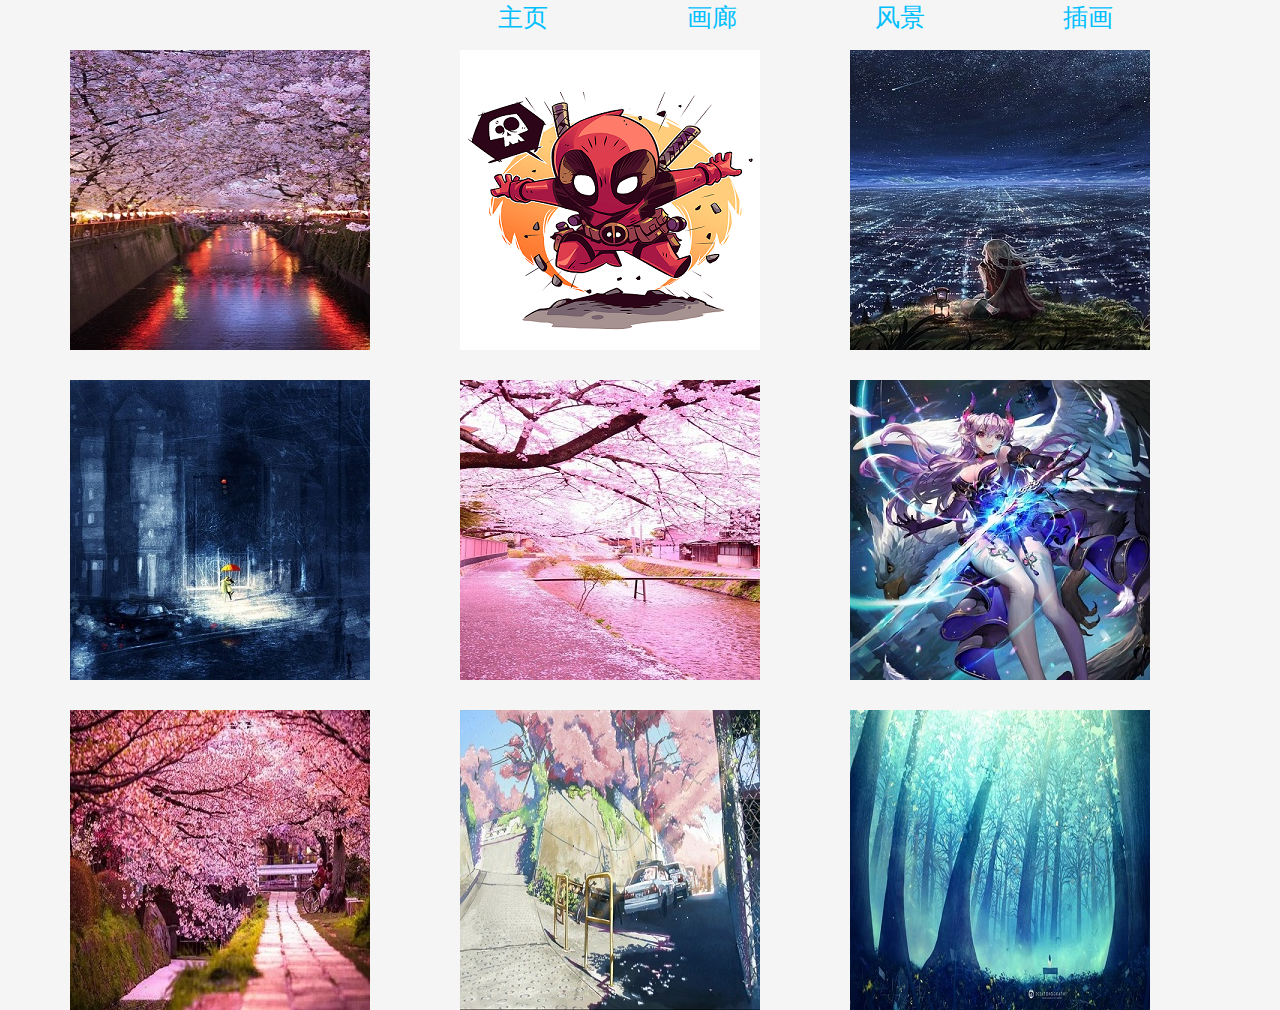
<file: sakura/hualang.html>
<!DOCTYPE html>
<html lang="en">
<head>
    <meta charset="UTF-8">
    <title>Title</title>
    <link rel="stylesheet" href="css/bootstrap.css">
    <link rel="stylesheet" href="css/base.css">
    <link rel="stylesheet" href="css/hualang.css">
</head>
<body>
<div class="container">
    <!--导航-->
    <div id="hual">
        <div class="row">
            <div class="col-lg-2 col-md-2 col-xs-2"></div>
            <div class="col-md-2 col-lg-2 col-xs-2">
                <a href="index.html">主页</a>
            </div>
            <div class="col-md-2 col-lg-2 col-xs-2">
                <a href="hualang.html">画廊</a>
            </div>
            <div class="col-md-2 col-lg-2 col-xs-2">
                <a href="index.html">风景</a>
            </div>
            <div class="col-md-2 col-lg-2 col-xs-2">
                <a href="index.html">插画</a>
            </div>
        </div>
    </div>
    <!--图片展示区域-->
    <div id="zhanshi">
        <div class="row">
            <div class="col-md-4 col-lg-4 col-xs-4">
                <a href="#">
                    <img src="img/sucai/1.jpg"border="0"onmouseover="src='img/sucai/2.jpg'"onmouseout="src='img/sucai/1.jpg'">
                </a>
            </div>
            <div class="col-md-4 col-lg-4 col-xs-4">
                <a href="#">
                    <img src="img/sucai/3.png"border="0"onmouseover="src='img/sucai/4.jpg'"onmouseout="src='img/sucai/3.png'">
                </a>
            </div>
            <div class="col-md-4 col-lg-4 col-xs-4">
                <a href="#">
                    <img src="img/sucai/5.jpg"border="0"onmouseover="src='img/sucai/6.jpg'"onmouseout="src='img/sucai/5.jpg'">
                </a>
            </div>
        </div>
        <div class="row"style="margin-top:30px;">
            <div class="col-md-4 col-lg-4 col-xs-4">
                <a href="#">
                    <img src="img/sucai/7.jpg"border="0"onmouseover="src='img/sucai/8.jpg'"onmouseout="src='img/sucai/7.jpg'">
                </a>
            </div>
            <div class="col-md-4 col-lg-4 col-xs-4">
                <a href="#">
                    <img src="img/sucai/9.jpeg"border="0"onmouseover="src='img/sucai/10.jpeg'"onmouseout="src='img/sucai/9.jpeg'">
                </a>
            </div>
            <div class="col-md-4 col-lg-4 col-xs-4">
                <a href="#">
                    <img src="img/sucai/11.jpeg"border="0"onmouseover="src='img/sucai/12.jpeg'"onmouseout="src='img/sucai/11.jpeg'">
                </a>
            </div>
        </div>
        <div class="row"style="margin-top:30px">
            <div class="col-md-4 col-lg-4 col-xs-4">
                <a href="#">
                    <img src="img/sucai/13.jpg"border="0"onmouseover="src='img/sucai/14.jpg'"onmouseout="src='img/sucai/13.jpg'">
                </a>
            </div>
            <div class="col-md-4 col-lg-4 col-xs-4">
                <a href="#">
                    <img src="img/sucai/15.jpg"border="0"onmouseover="src='img/sucai/16.png'"onmouseout="src='img/sucai/15.jpg'">
                </a>
            </div>
            <div class="col-md-4 col-lg-4 col-xs-4">
                <a href="#">
                    <img src="img/sucai/17.jpg"border="0"onmouseover="src='img/sucai/1.jpg'"onmouseout="src='img/sucai/17.jpg'">
                </a>
            </div>
        </div>
    </div>

</div>
</body>
</html>
</file>
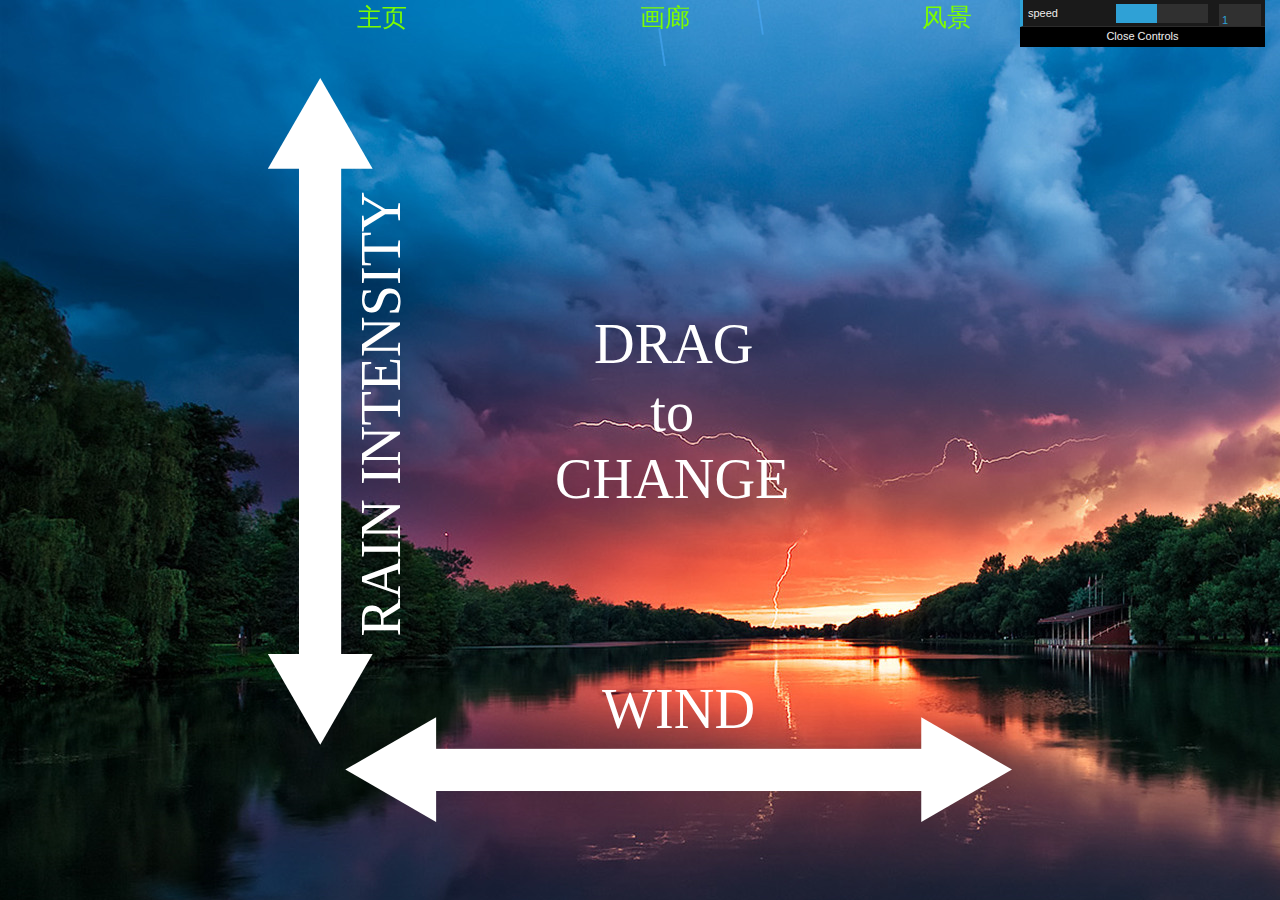
<file: sakura/rain.html>
<!DOCTYPE html>
<html >
<head>
<meta charset="UTF-8">
<meta name="viewport" content="width=device-width, initial-scale=1">
<title>雨</title>
<meta name="author" content="" />
<meta name="copyright" content="" />
    <link rel="stylesheet" href="css/base.css">
    <link rel="stylesheet" href="css/reset.min.css">
    <link rel="stylesheet" href="css/style.css">
    <link rel="stylesheet" href="css/rain.css">
    <link rel="stylesheet" href="css/bootstrap.css">
</head>

<body>
<div id="instructions"></div>
<canvas id="canvas"></canvas>
<div id="rain">
    <div class="row">
    <!--<div class="col-lg-2 col-md-2 col-xs-2"></div>-->
    <div class="col-md-3 col-lg-3 col-xs-3">
        <a href="index.html">主页</a>
    </div>
    <div class="col-md-3 col-lg-3 col-xs-3">
        <a href="hualang.html">画廊</a>
    </div>
    <div class="col-md-3 col-lg-3 col-xs-3">
        <a href="index.html">风景</a>
    </div>
    <div class="col-md-3 col-lg-3 col-xs-3">
        <a href="index.html">插画</a>
    </div>
</div></div>
<script src='js/dat.gui.min.js'></script> 
<script  src="js/rain.js"></script>
</body>
</html>
</file>
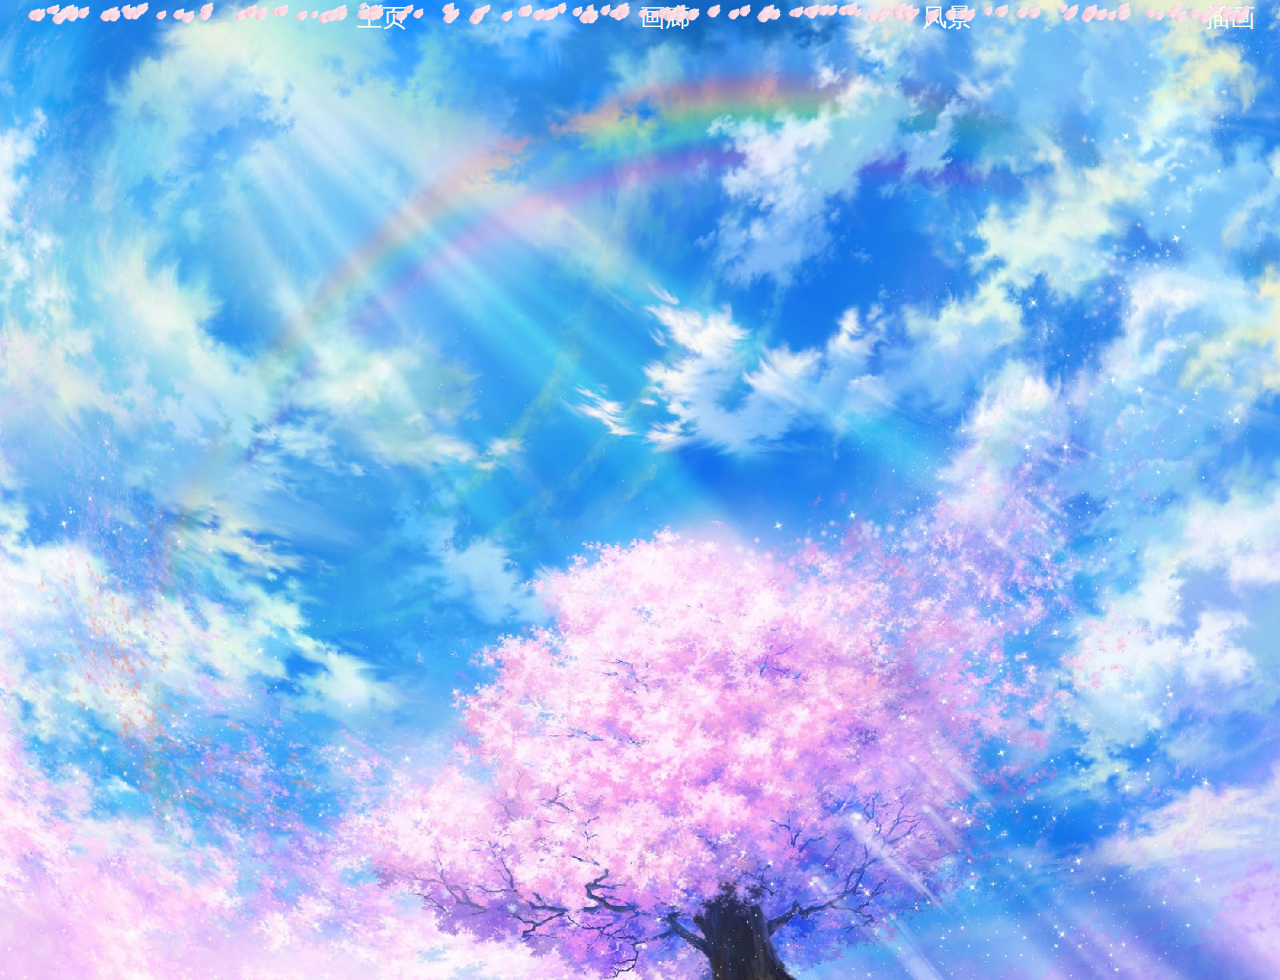
<file: sakura/sakura.html>
<!DOCTYPE html>
<html lang="en">
<head>
    <meta charset="UTF-8">
    <title>Title</title>
    <link rel="stylesheet" href="css/base.css">
    <link rel="stylesheet" href="css/sakura.css">
    <link rel="stylesheet" href="css/bootstrap.css">
    <script src="js/jquery.min.js"></script>
    <script src="js/snowfall.jquery.js"></script>
    <style>
        html,body{padding:0;margin:0}
        .darkBg{background: #3a3a3a}
        *{margin:0;padding:0}
        .snowfall-flakes{animation:sakura 1s linear 0s infinite;}
        @keyframes sakura{
            0%{transform:rotate3d(0,0,0,0deg);}
            25%{transform:rotate3d(1,1,1,60deg);}
            50%{transform:rotate3d(1,1,0,0deg);}
            75%{transform:rotate3d(1,0,0,60deg);}
            100%{transform:rotate3d(1,0,0,0deg);}
        }
    </style>
</head>
<body class="darkBg">
<div id="sakura">
    <div class="row">
    <!--<div class="col-lg-2 col-md-2 col-xs-2"></div>-->
    <div class="col-md-3 col-lg-3 col-xs-3">
        <a href="index.html">主页</a>
    </div>
    <div class="col-md-3 col-lg-3 col-xs-3">
        <a href="hualang.html">画廊</a>
    </div>
    <div class="col-md-3 col-lg-3 col-xs-3">
        <a href="index.html">风景</a>
    </div>
    <div class="col-md-3 col-lg-3 col-xs-3">
        <a href="index.html">插画</a>
    </div>
</div>
</div>

<div>
    <img src="img/2.jpg"width="100%"height="980">
</div>


<script>
    $(document).ready(function(){
        $(document).snowfall({image:'img/1.png',flakeCount:40,minSpeed:1,minSize:8,maxSize:15})
        $(document).snowfall({image:'img/1.png',flakeCount:40,minSpeed:1,minSize:8,maxSize:15})
        $(document).snowfall({image:'img/1.png',flakeCount:40,minSpeed:2,minSize:8,maxSize:15})
        $(document).snowfall({image:'img/1.png',flakeCount:40,minSpeed:4,minSize:8,maxSize:15})
    })
</script>
</body>
</html>
</file>
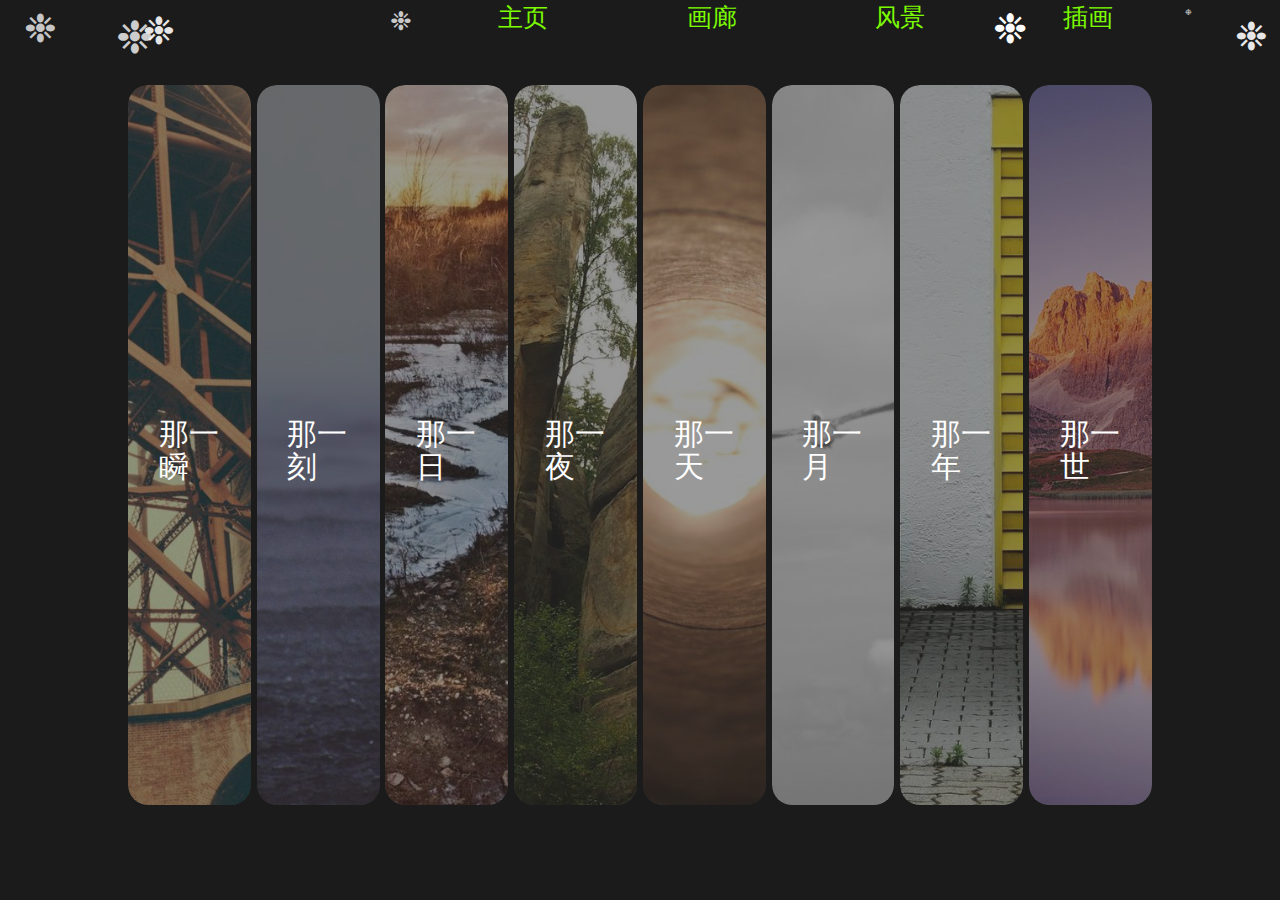
<file: sakura/snow.html>
<!DOCTYPE html>
<html lang="en">

<head>
    <meta charset="UTF-8">
    <meta name="viewport" content="width=device-width, initial-scale=1.0">
    <meta http-equiv="X-UA-Compatible" content="ie=edge">
    <title>雪</title>
    <meta name="keywords" content="" />
    <meta name="description" content="" />
    <meta name="author" content="" />
    <meta name="copyright" content="" />
    <link rel="stylesheet" href="css/snow.css">
    <link rel="stylesheet" href="css/bootstrap.css">
</head>

<body>
<div id="snow">
    <div class="row">
        <div class="col-lg-2 col-md-2 col-xs-2"></div>
        <div class="col-md-2 col-lg-2 col-xs-2">
            <a href="index.html">主页</a>
        </div>
        <div class="col-md-2 col-lg-2 col-xs-2">
            <a href="hualang.html">画廊</a>
        </div>
        <div class="col-md-2 col-lg-2 col-xs-2">
            <a href="index.html">风景</a>
        </div>
        <div class="col-md-2 col-lg-2 col-xs-2">
            <a href="index.html">插画</a>
        </div>
    </div>
</div>


  
 
   
   
    <div class="wrapper init">
        <ul class="content">
            <li class="item">
                <div class="inner">
                    <div class="bjPic"></div>
                    <div class="dir">
                        <h2>那一瞬</h2>
                    </div>
                    <div class="showBox">
                        <div class="showBox-dir">
                            <h2>那一瞬，我飞升成仙，不为长生，只为佑你平安喜乐</h2>
                        </div>
                        <div class="close">

                        </div>
                    </div>
                </div>

            </li>
            <li class="item">
                <div class="inner">
                    <div class="bjPic"></div>
                    <div class="dir">
                        <h2>那一刻</h2>
                    </div>
                    <div class="showBox">
                        <div class="showBox-dir">
                            <h2>那一刻，我升起风马，不为祈福，只为守候你的到来</h2>
                        </div>
                        <div class="close">

                        </div>
                    </div>
                </div>

            </li>
            <li class="item">
                <div class="inner">
                    <div class="bjPic"></div>
                    <div class="dir">
                        <h2>那一日</h2>
                    </div>
                    <div class="showBox">
                        <div class="showBox-dir">
                            <h2>那一日，我磨一砂石，不为修性，只为丢进你的心海</h2>
                        </div>
                        <div class="close">

                        </div>
                    </div>
                </div>

            </li>
            <li class="item">
                <div class="inner">
                    <div class="bjPic"></div>
                    <div class="dir">
                        <h2>那一夜</h2>
                    </div>
                    <div class="showBox">
                        <div class="showBox-dir">
                            <h2>那一夜，我彻宿低吟，不为参悟，只为寻你的气息</h2>
                        </div>
                        <div class="close">

                        </div>
                    </div>
                </div>

            </li>
            <li class="item">
                <div class="inner">
                    <div class="bjPic"></div>
                    <div class="dir">
                        <h2>那一天</h2>
                    </div>
                    <div class="showBox">
                        <div class="showBox-dir">
                            <h2>那一天，闭目在经殿香雾中，蓦然听见，你颂经中的真言</h2>
                        </div>
                        <div class="close">

                        </div>
                    </div>
                </div>

            </li>
            <li class="item">
                <div class="inner">
                    <div class="bjPic"></div>
                    <div class="dir">
                        <h2>那一月</h2>
                    </div>
                    <div class="showBox">
                        <div class="showBox-dir">
                            <h2>那一月，我摇动所有经筒，不为超度，只为触摸你指尖</h2>
                        </div>
                        <div class="close">

                        </div>
                    </div>
                </div>

            </li>
            <li class="item">
                <div class="inner">
                    <div class="bjPic"></div>
                    <div class="dir">
                        <h2>那一年</h2>
                    </div>
                    <div class="showBox">
                        <div class="showBox-dir">
                            <h2>那一年，磕长头匍匐在山路，不为觐见，只为贴着你的温暖</h2>
                        </div>
                        <div class="close">

                        </div>
                    </div>
                </div>

            </li>
            <li class="item">
                <div class="inner">
                    <div class="bjPic"></div>
                    <div class="dir">
                        <h2>那一世</h2>
                    </div>
                    <div class="showBox">
                        <div class="showBox-dir">
                            <h2>那一世，转山转水转佛塔，不为修来世，只为途中相见</h2>
                        </div>
                        <div class="close">

                        </div>
                    </div>
                </div>

            </li>
        </ul>
    </div>
    <script src="js/jquery.min.js"></script>
    <script src="js/snow.js"></script>
    <script src="js/snowflake.js"></script>
</body>

</html>
</file>
<file: sakura/css/base.css>
/*设置通用样式*/
body{
    font:12px "simhei",Arial,Helvetica,sans-serif;
    color:#666;
    margin:0;
    padding:0;
    background-color:#f5f5f5;
}
p,h1,h2,h3,h4,h5,h6,ul,ol,dl,dd,div{
    margin:0;
    padding:0;
    list-style:none;
}
a{
    color:#666;
    text-decoration:none;
}
a:hover{
    color:#0aa1ed;
}
img{
    vertical-align:middle;
}
.clear:after{
    content:"";
    display:block;
    clear:both;
}
.lf { float:left;}
.rt { float:right;}

div.main{
    width:960px;
    margin:0 auto;
}

iframe{
    width:100%;
	height:100%;
}
.fixed_nav{
    background: #F5F5F5;
    position:fixed;
    z-index: 6;
    top:0;
    left:0;
    right: 0;
    width: 1000px;
    height:60px;
    background: #F5F5F5;
    transition: all 0.1s;
    padding: 5px;
    margin:0 auto;

}
</file>
<file: sakura/css/hualang.css>
#hual{
    position:absolute;
    top:0;
    left:0;
    font-size:25px;
    width:1100px;
    height:35px;
    line-height: 35px;
    text-align:center;
    color: aliceblue;
    margin-left:20%;
}
#hual a{
    color: deepskyblue;
}
#zhanshi{
    margin-top:50px;
}
</file>
<file: sakura/css/style.css>
html, body, canvas, #instructions {
  position: absolute;
  width: 100%;
  height: 100%;
}

body {
  /* FF3.6-15 */
  background: -webkit-linear-gradient(top, #080d28 0%, #261300 100%);
  /* Chrome10-25,Safari5.1-6 */
  background: linear-gradient(to bottom, #080d28 0%, #261300 100%);
  /* W3C, IE10+, FF16+, Chrome26+, Opera12+, Safari7+ */
  background-image: url(../img/5.jpg);
}

#instructions {
  opacity: 1;
  -webkit-transition: opacity 2s;
  transition: opacity 2s;
  background-repeat: no-repeat;
  background-position: center center;
  background-size: contain;
  background-image: url(1.svg);
}
@media (max-height: 400px) {
  #instructions {
    display: none;
  }
}
</file>
<file: sakura/css/rain.css>
#rain{
    position:absolute;
    top:0;
    left:0;
    font-size:25px;
    width:1100px;
    height:35px;
    line-height: 35px;
    text-align:center;
    margin-left:20%;
}
#rain a{
    color: lawngreen;
}
</file>
<file: sakura/css/sakura.css>
#sakura{
    position:absolute;
    top:0;
    left:0;
    font-size:25px;
    width:1100px;
    height:35px;
    line-height: 35px;
    text-align:center;
    color: aliceblue;
    margin-left:20%;
}
#sakura a{
    color: ivory;
}
</file>
<file: sakura/css/snow.css>
*{
    margin: 0;
    padding: 0;
    list-style: none;
    font-family: 'Microsoft Yahei';
}

html,
body{
    width: 100%;
    height: 100%;
    overflow: hidden;
}

.wrapper{
	width: 100%;
	height: 100%;
	background-color: #1B1B1B;
	display: flex;
	justify-content: center;
	align-items: center;    /* opacity: 0.5; */
}

.wrapper .content{
    display: flex;
    width: 80%;
    height: 80%;
    align-items: center;
    /* border: 1px solid orange; */
    justify-content: space-between;
}

.wrapper .content .item{
    position: relative;
     width: 12%;
     height: 100%;
     color: #fff;
     background-color: #333;
     border-radius: 20px;
     cursor: pointer;
     overflow: hidden;
     transition: height 0.5s ease-in 0.5s, width 0.5s ease-in;
    
     
}

.wrapper .content .item .inner{
    width: 100%;
    height: 100%;
    position: relative;
}
/*背景图片动画*/
.wrapper .content .item:nth-of-type(1) .inner{
    transition: transform 0.5s ease-in 0.1s;
    
}
.wrapper .content .item:nth-of-type(2) .inner{
    transition: transform 0.5s ease-in 0.2s;
    
}
.wrapper .content .item:nth-of-type(3) .inner{
    transition: transform 0.5s ease-in 0.3s;
    
}
.wrapper .content .item:nth-of-type(4) .inner{
    transition: transform 0.5s ease-in 0.4s;
    
}
.wrapper .content .item:nth-of-type(5) .inner{
    transition: transform 0.5s ease-in 0.5s;
    
}
.wrapper .content .item:nth-of-type(6) .inner{
    transition: transform 0.5s ease-in 0.6s;
    
}
.wrapper .content .item:nth-of-type(7) .inner{
    transition: transform 0.5s ease-in 0.7s;
    
}
.wrapper .content .item:nth-of-type(8) .inner{
    transition: transform 0.5s ease-in 0.8s;
    
}
.wrapper .content .item .inner .bjPic{
    width: 100%;
    height: 100%;
    border-radius: 20px;
    opacity: 0.5;
   
}



.wrapper .content .item:nth-of-type(1) .inner .bjPic{
    background-image: url("../images/1.jpg");
    background-size: cover;
    background-position: center;
}
.wrapper .content .item:nth-of-type(2) .inner .bjPic{
   background-image: url("../images/2.jpg");
    background-size: cover;
    background-position: center;
}
.wrapper .content .item:nth-of-type(3) .inner .bjPic{
   background-image: url("../images/3.jpg");
    background-size: cover;
    background-position: center;
}
.wrapper .content .item:nth-of-type(4) .inner .bjPic{
   background-image: url("../images/4.jpg");
    background-size: cover;
    background-position: center;
}
.wrapper .content .item:nth-of-type(5) .inner .bjPic{
    background-image: url("../images/5.jpg");
    background-size: cover;
    background-position: center;
}
.wrapper .content .item:nth-of-type(6) .inner .bjPic{
    background-image: url("../images/6.jpg");
    background-size: cover;
    background-position: center;
}
.wrapper .content .item:nth-of-type(7) .inner .bjPic{
     background-image: url("../images/7.jpg");
    background-size: cover;
    background-position: center;
}
.wrapper .content .item:nth-of-type(8) .inner .bjPic{
    background-image: url("../images/8.jpg");
    background-size: cover;
    background-position: center;
}
.wrapper .content .item .inner .dir{
    position: absolute;
    top: 50%;
    left: 50%;
    transform: translate(-50%, -50%);
    transition: opacity 0.5s linear 0.3s;
}

.wrapper .content .item:hover .inner .bjPic{
    opacity: 1;
}
.wrapper .content .item:hover .inner .dir{
    font-size: 18px;
    font-weight: bold;
}
.wrapper .content .item .showBox{
    width: 100%;
    height: 100%;
    /* position: absolute; */
    opacity: 0;
}
.wrapper .content .item .showBox .showBox-dir{
    position: absolute;
    left: 50px;
    top: 50px;
}
.wrapper .content .item .showBox .close{
    width: 30px;
    height: 30px;
    position: absolute;
    right: 50px;
    top: 50px;
}
.wrapper .content .item .showBox .close::before,
.wrapper .content .item .showBox .close::after{
    position: absolute;
    left: 50%;
    top: 50%;
    transform: translate(-50%, -50%);
    content: "";
    display: block;
    width: 20px;
    height: 2px;
    background-color: #fff;
}
.wrapper .content .item .showBox .close::before{
    transform: rotateZ(45deg);
}
.wrapper .content .item .showBox .close::after{
    transform: rotate(-45deg);
}

/*初始状态*/
.init .content .item .inner{
    transform: translateY(100%);
}

/*点击展示动画*/
.startShowItem .content .item{
    transition: width 0.5s ease-in 0.5s, height 0.5s ease-in;
}
.startShowItem .content .item.active{
    width: 100%;
}
.startShowItem .content .item:not(.active){
    height: 0%;
    width: 0%;
    /* transition: height 0.5s ease-in; */
}
.startShowItem .content .item .inner .dir{
    opacity: 0;
    transition: opacity 0.5s linear 0.2s;
}
.startShowItem .content .item .inner .showBox{
    opacity: 1;
    transition: opacity 0.5s linear 0.5s;
}
#snow{
    position:absolute;
    top:0;
    left:0;
    font-size:25px;
    width:1100px;
    height:35px;
    line-height: 35px;
    text-align:center;
    margin-left:20%;
}
#snow a{
    color: lawngreen;
}
</file>
